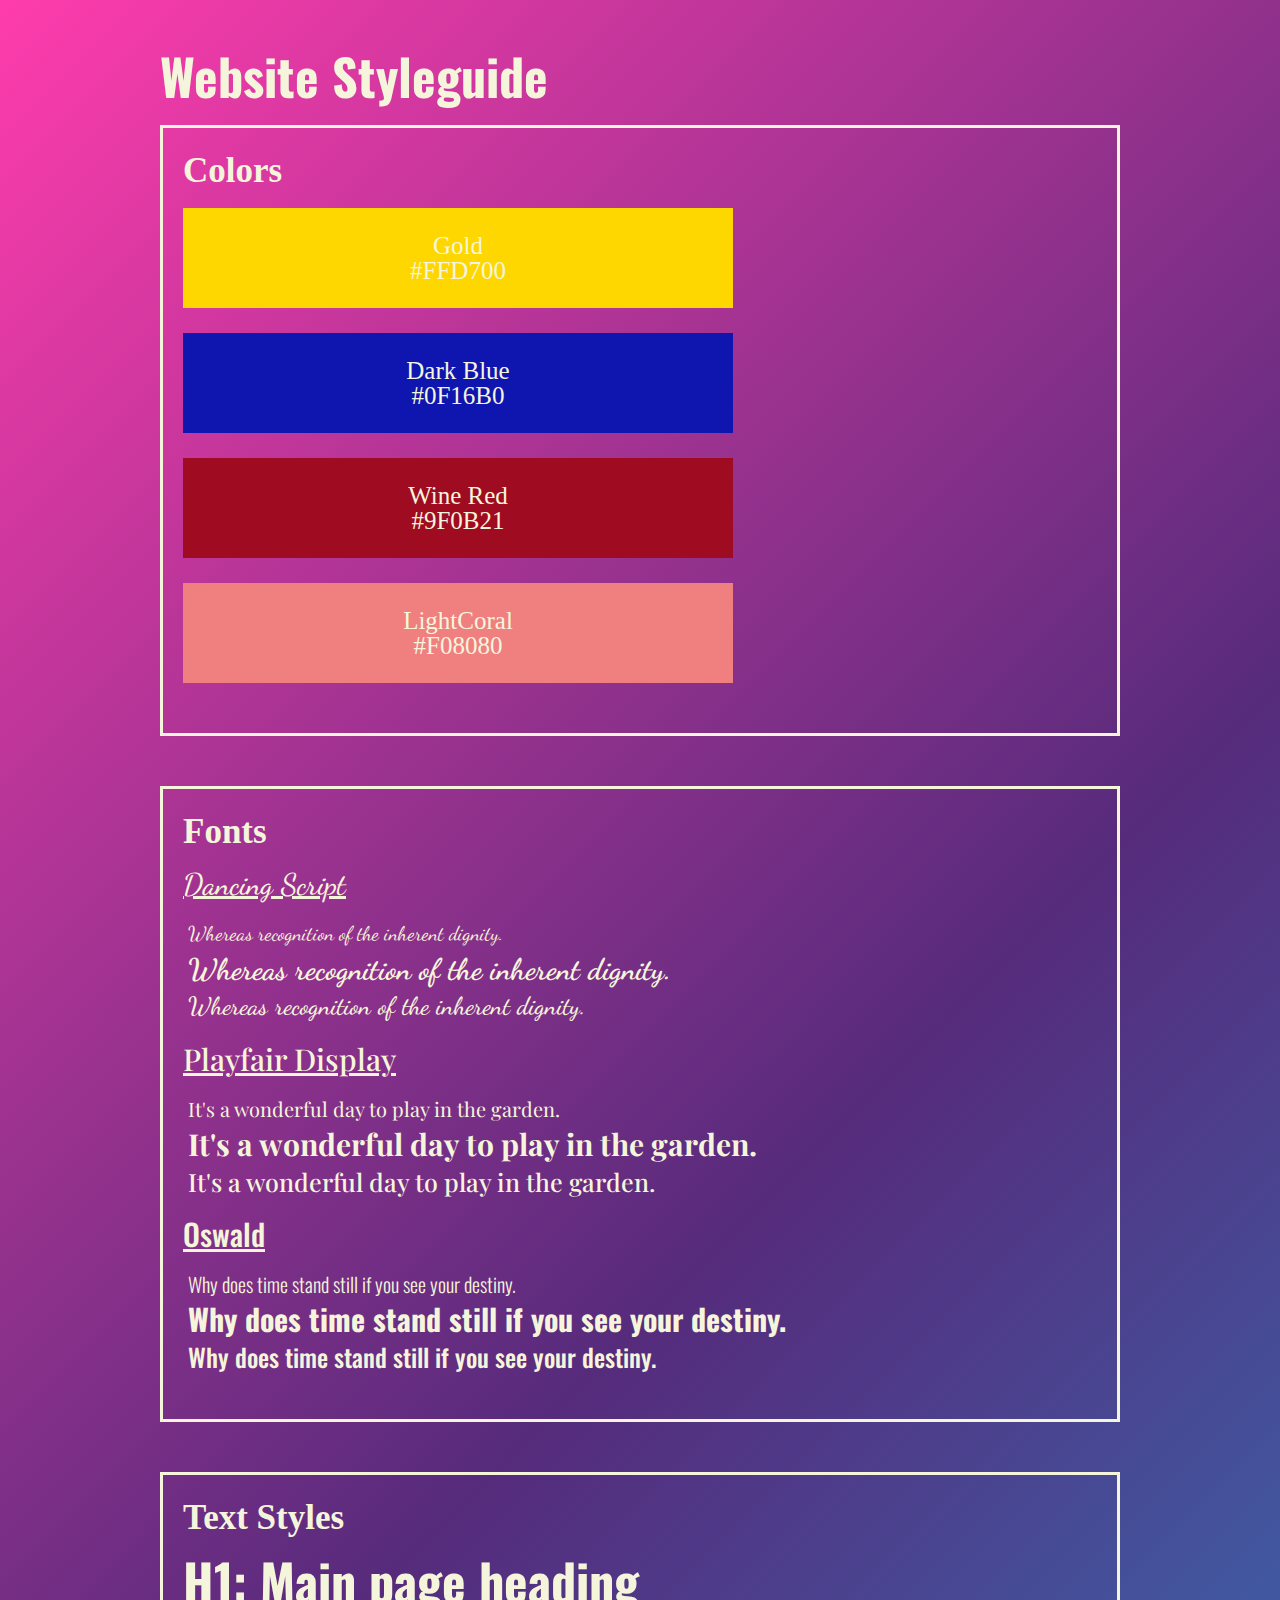
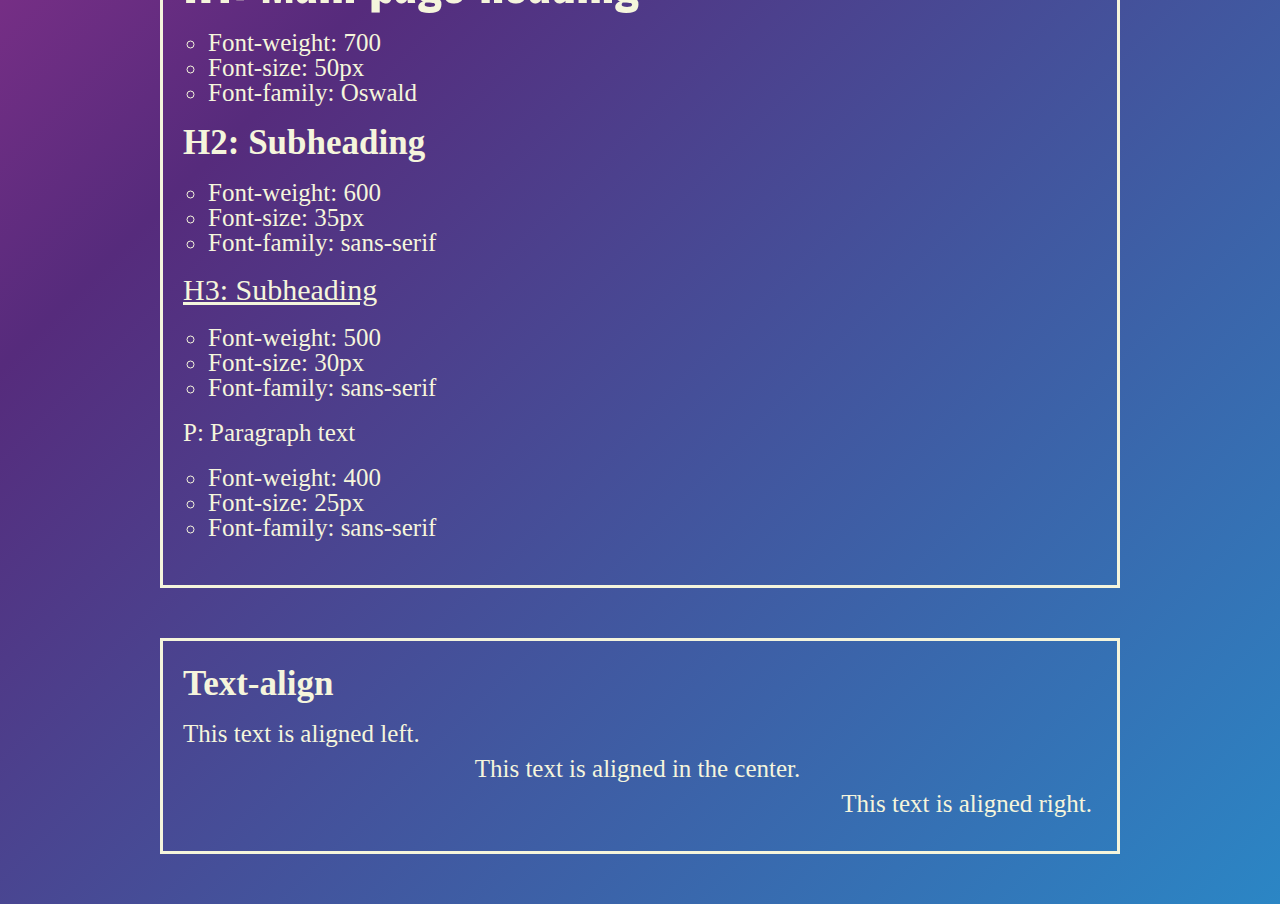
<file: index.html>
<!DOCTYPE html>
<html lang="en">
  <head>
    <meta charset="UTF-8" />
    <meta name="viewport" content="width=device-width, initial-scale=1.0" />
    <title>Website Styleguide</title>
    <link href="./css/reset.css" rel="stylesheet" />
    <link href="./css/styles.css" rel="stylesheet" />
    <link rel="preconnect" href="https://fonts.googleapis.com" />
    <link rel="preconnect" href="https://fonts.gstatic.com" crossorigin />
    <link
      href="https://fonts.googleapis.com/css2?family=Dancing+Script:wght@400..700&family=Oswald:wght@200..700&family=Playfair+Display:ital,wght@0,400..900;1,400..900&display=swap"
      rel="stylesheet"
    />
  </head>
  <body>
    <header>
      <h1>Website Styleguide</h1>
    </header>
    <main>
      <section class="colors">
        <h2>Colors</h2>
        <div class="color-usage">
          <p class="gold">Gold<br />#FFD700</p>
          <p class="dark-blue">Dark Blue<br />#0F16B0</p>
          <p class="wine-red">Wine Red<br />#9F0B21</p>
          <p class="light-coral">LightCoral<br />#F08080</p>
        </div>
      </section>
      <section class="fonts">
        <h2>Fonts</h2>
        <div class="dancing-script">
          <h3>Dancing Script</h3>
          <p class="first-p">Whereas recognition of the inherent dignity.</p>
          <p class="second-p">Whereas recognition of the inherent dignity.</p>
          <p class="third-p">Whereas recognition of the inherent dignity.</p>
        </div>
        <div class="playfair-display">
          <h3>Playfair Display</h3>
          <p class="first-p">It's a wonderful day to play in the garden.</p>
          <p class="second-p">It's a wonderful day to play in the garden.</p>
          <p class="third-p">It's a wonderful day to play in the garden.</p>
        </div>
        <div class="oswald">
          <h3>Oswald</h3>
          <p class="first-p">
            Why does time stand still if you see your destiny.
          </p>
          <p class="second-p">
            Why does time stand still if you see your destiny.
          </p>
          <p class="third-p">
            Why does time stand still if you see your destiny.
          </p>
        </div>
      </section>
      <section class="text-styles">
        <h2>Text Styles</h2>
        <div class="heading-1">
          <h1>H1: Main page heading</h1>
          <ul>
            <li>Font-weight: 700</li>
            <li>Font-size: 50px</li>
            <li>Font-family: Oswald</li>
          </ul>
        </div>
        <div class="heading-2">
          <h2>H2: Subheading</h2>
          <ul>
            <li>Font-weight: 600</li>
            <li>Font-size: 35px</li>
            <li>Font-family: sans-serif</li>
          </ul>
        </div>
        <div class="heading-3">
          <h3>H3: Subheading</h3>
          <ul>
            <li>Font-weight: 500</li>
            <li>Font-size: 30px</li>
            <li>Font-family: sans-serif</li>
          </ul>
        </div>
        <div class="paragraph">
          <p id="paragraph-heading">P: Paragraph text</p>
          <ul>
            <li>Font-weight: 400</li>
            <li>Font-size: 25px</li>
            <li>Font-family: sans-serif</li>
          </ul>
        </div>
      </section>
      <section class="text-align">
        <h2>Text-align</h2>
        <div class="left">
          <p>This text is aligned left.</p>
        </div>
        <div class="mid">
          <p>This text is aligned in the center.</p>
        </div>
        <div class="right">
          <p>This text is aligned right.</p>
        </div>
      </section>
    </main>
  </body>
</html>
</file>
<file: css/styles.css>
body {
    background-image: linear-gradient(-225deg, #FF3CAC 0%, #562B7C 52%, #2B86C5 100%);
    font-family: "sans-serif", "Arial, Helvetica";
    color: beige;
    height: auto;
    width: 75%;
    margin: 50px auto;
}

    h1 {
    font-weight: bold;
    font-size: 50px;
    margin-bottom: 25px;
    font-family: 'Oswald', "sans-serif";
}

main section{
    box-sizing: border-box;
    border: 3px solid beige;
    margin-bottom: 50px;
    padding-left: 20px;
    padding-right: 25px;
    padding-top: 25px;
    padding-bottom: 25px;
}

/* colors */

h2 {
    font-weight: 600;
    font-size: 35px;
    margin-bottom: 20px;
}

h3 {
    font-weight: 500;
    font-size  : 30px;
    margin-bottom: 20px;
    text-decoration: underline;
}

p {
    font-weight: 400;
    font-size: 25px;
}

li {
    font-weight: 400;
    font-size: 25px;
}

.color-usage p {
    display: inline-block;
    text-align: center;
    width: 500px;
    height: 50px;
    padding: 25px 25px;
    margin-bottom: 25px;
}

.gold {
    background-color: #FFD700;
}

.dark-blue {
    background-color: #0F16B0;
}

.wine-red {
    background-color: #9F0B21;
}

.light-coral {
    background-color: #F08080;
}

/* fonts */

.fonts div{
    display: inline-block;
    width: auto;
    height: auto;
    margin-bottom: 20px; 
    margin-right: 150px;
}

.fonts p {
    padding: 5px 5px;
}

.first-p {
    font-weight: 300;
    font-size: 20px;
}

.second-p {
    font-weight: 700;
    font-size: 30px
}

.third-p {
    font-weight: 500;
    font-size: 25px;
}

/* Text Styles */

.dancing-script {
    font-family: 'Dancing Script', "sans-serif";
}

.playfair-display {
    font-family: 'Playfair Display', "sans-serif";
}

.oswald {
    font-family: 'Oswald', "sans-serif";
}

.text-styles div {
    margin-bottom: 20px;
}

.text-styles ul li {
    position: relative;
    left: 25px;
    list-style:circle;
}

#paragraph-heading {
    margin-bottom: 20px;
}


/* Text-Align */
.text-align div {
    margin-bottom: 10px;
}

.left {
    text-align: left;
}

.mid {
    text-align: center;
}

.right {
    text-align: right;
}
</file>
